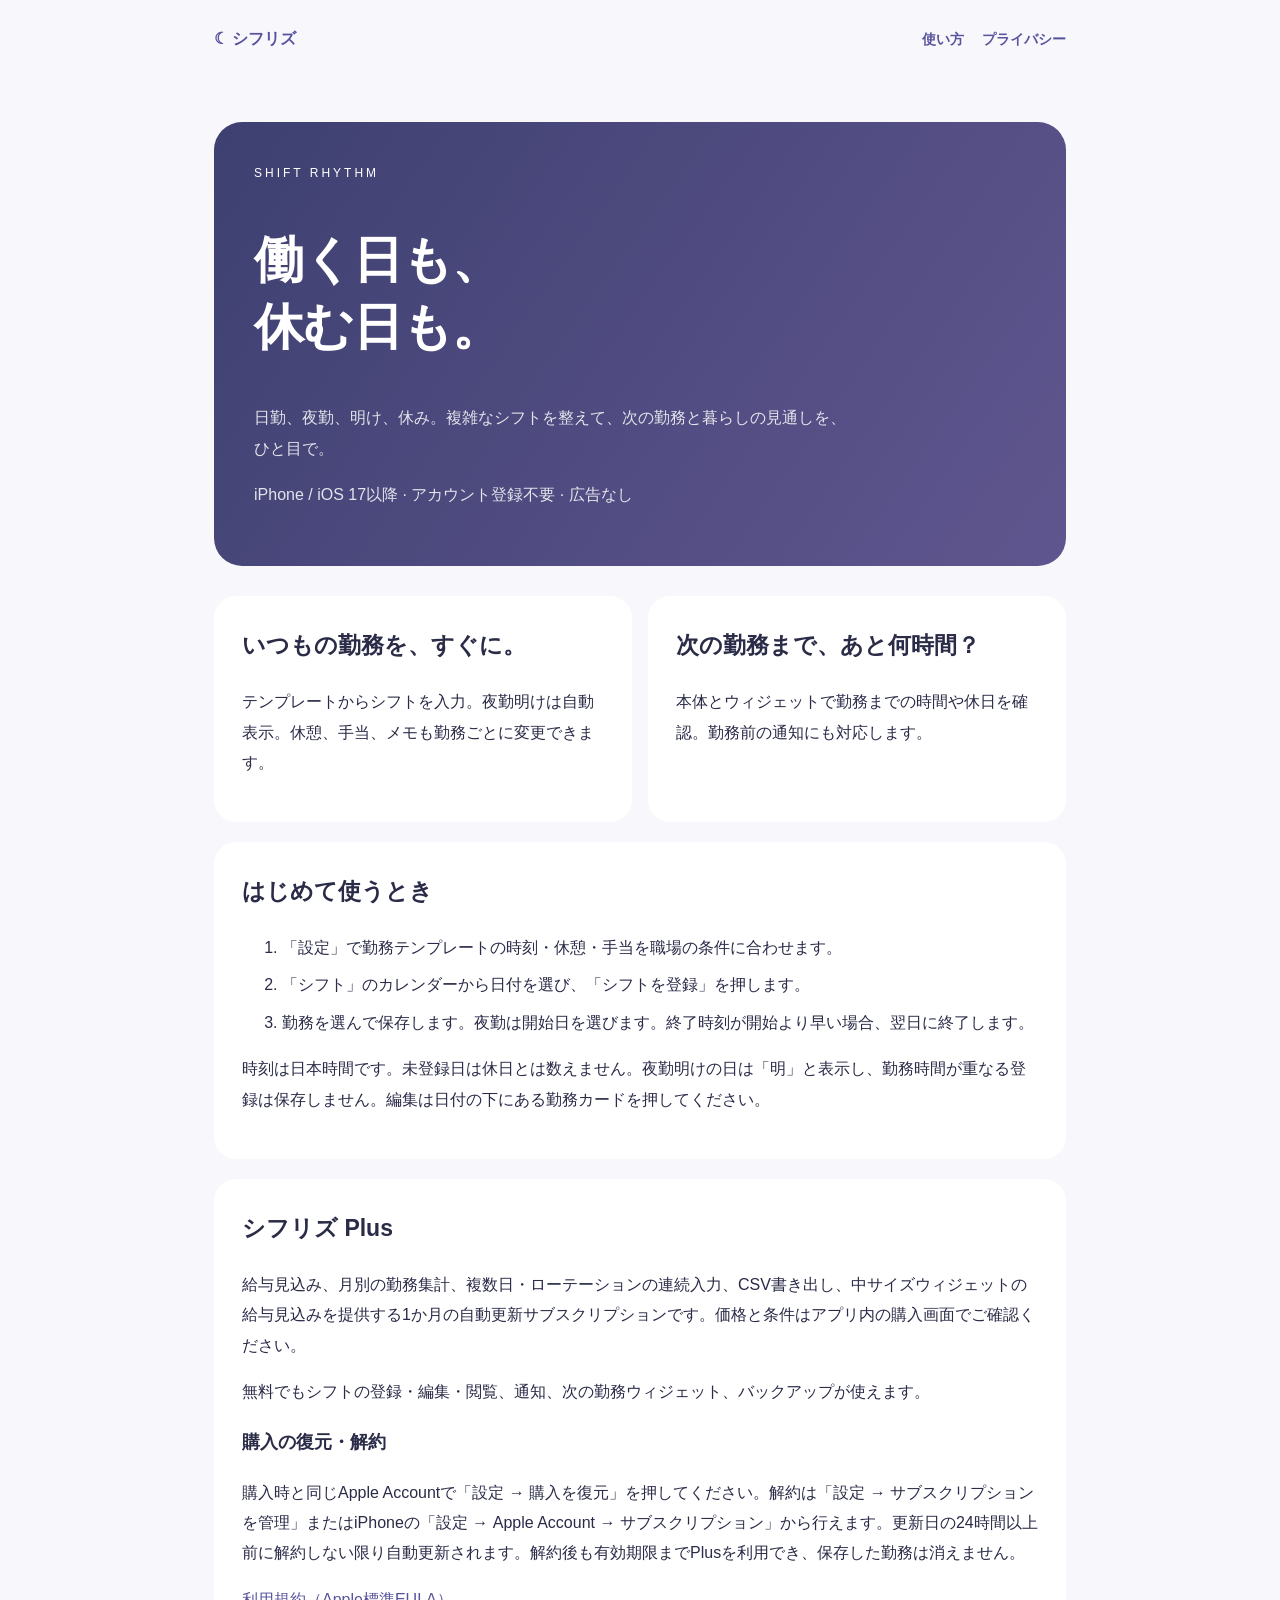
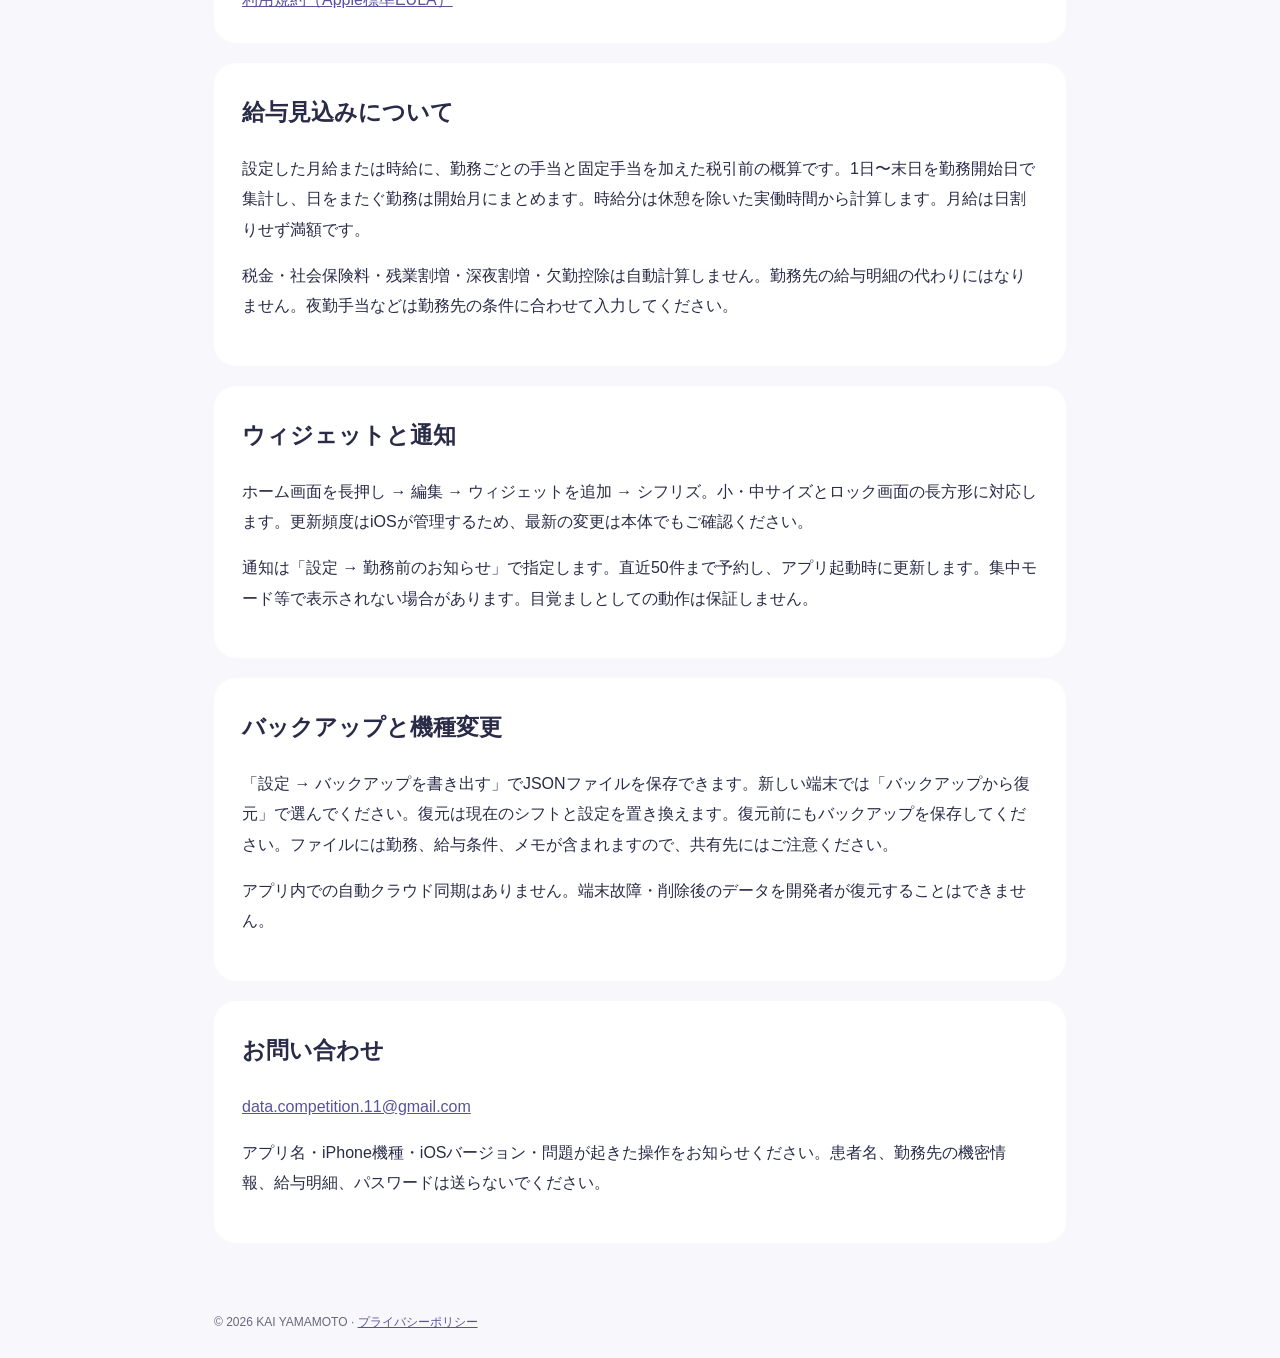
<file: index.html>
<!doctype html><html lang="ja"><meta charset="utf-8"><meta name="viewport" content="width=device-width,initial-scale=1"><meta name="description" content="看護師・介護士・夜勤勤務者のためのシフト管理。シフリズの使い方、購入の復元、バックアップ、お問い合わせ。"><title>シフリズ — サポート</title><link rel="stylesheet" href="style.css"><header><a href="./">☾ シフリズ</a><nav><a href="#help">使い方</a><a href="privacy.html">プライバシー</a></nav></header><main><section class="hero"><div class="tag">SHIFT RHYTHM</div><h1>働く日も、<br>休む日も。</h1><p>日勤、夜勤、明け、休み。複雑なシフトを整えて、次の勤務と暮らしの見通しを、ひと目で。</p><p>iPhone / iOS 17以降 · アカウント登録不要 · 広告なし</p></section><div class="grid"><section class="card"><h2>いつもの勤務を、すぐに。</h2><p>テンプレートからシフトを入力。夜勤明けは自動表示。休憩、手当、メモも勤務ごとに変更できます。</p></section><section class="card"><h2>次の勤務まで、あと何時間？</h2><p>本体とウィジェットで勤務までの時間や休日を確認。勤務前の通知にも対応します。</p></section></div><section class="card" id="help"><h2>はじめて使うとき</h2><ol><li>「設定」で勤務テンプレートの時刻・休憩・手当を職場の条件に合わせます。</li><li>「シフト」のカレンダーから日付を選び、「シフトを登録」を押します。</li><li>勤務を選んで保存します。夜勤は開始日を選びます。終了時刻が開始より早い場合、翌日に終了します。</li></ol><p>時刻は日本時間です。未登録日は休日とは数えません。夜勤明けの日は「明」と表示し、勤務時間が重なる登録は保存しません。編集は日付の下にある勤務カードを押してください。</p></section><section class="card"><h2>シフリズ Plus</h2><p>給与見込み、月別の勤務集計、複数日・ローテーションの連続入力、CSV書き出し、中サイズウィジェットの給与見込みを提供する1か月の自動更新サブスクリプションです。価格と条件はアプリ内の購入画面でご確認ください。</p><p>無料でもシフトの登録・編集・閲覧、通知、次の勤務ウィジェット、バックアップが使えます。</p><h3>購入の復元・解約</h3><p>購入時と同じApple Accountで「設定 → 購入を復元」を押してください。解約は「設定 → サブスクリプションを管理」またはiPhoneの「設定 → Apple Account → サブスクリプション」から行えます。更新日の24時間以上前に解約しない限り自動更新されます。解約後も有効期限までPlusを利用でき、保存した勤務は消えません。</p><a href="https://www.apple.com/legal/internet-services/itunes/dev/stdeula/">利用規約（Apple標準EULA）</a></section><section class="card"><h2>給与見込みについて</h2><p>設定した月給または時給に、勤務ごとの手当と固定手当を加えた税引前の概算です。1日〜末日を勤務開始日で集計し、日をまたぐ勤務は開始月にまとめます。時給分は休憩を除いた実働時間から計算します。月給は日割りせず満額です。</p><p>税金・社会保険料・残業割増・深夜割増・欠勤控除は自動計算しません。勤務先の給与明細の代わりにはなりません。夜勤手当などは勤務先の条件に合わせて入力してください。</p></section><section class="card"><h2>ウィジェットと通知</h2><p>ホーム画面を長押し → 編集 → ウィジェットを追加 → シフリズ。小・中サイズとロック画面の長方形に対応します。更新頻度はiOSが管理するため、最新の変更は本体でもご確認ください。</p><p>通知は「設定 → 勤務前のお知らせ」で指定します。直近50件まで予約し、アプリ起動時に更新します。集中モード等で表示されない場合があります。目覚ましとしての動作は保証しません。</p></section><section class="card"><h2>バックアップと機種変更</h2><p>「設定 → バックアップを書き出す」でJSONファイルを保存できます。新しい端末では「バックアップから復元」で選んでください。復元は現在のシフトと設定を置き換えます。復元前にもバックアップを保存してください。ファイルには勤務、給与条件、メモが含まれますので、共有先にはご注意ください。</p><p>アプリ内での自動クラウド同期はありません。端末故障・削除後のデータを開発者が復元することはできません。</p></section><section class="card"><h2>お問い合わせ</h2><p><a href="mailto:data.competition.11@gmail.com?subject=シフリズのお問い合わせ">data.competition.11@gmail.com</a></p><p>アプリ名・iPhone機種・iOSバージョン・問題が起きた操作をお知らせください。患者名、勤務先の機密情報、給与明細、パスワードは送らないでください。</p></section></main><footer>© 2026 KAI YAMAMOTO · <a href="privacy.html">プライバシーポリシー</a></footer></html>
</file>
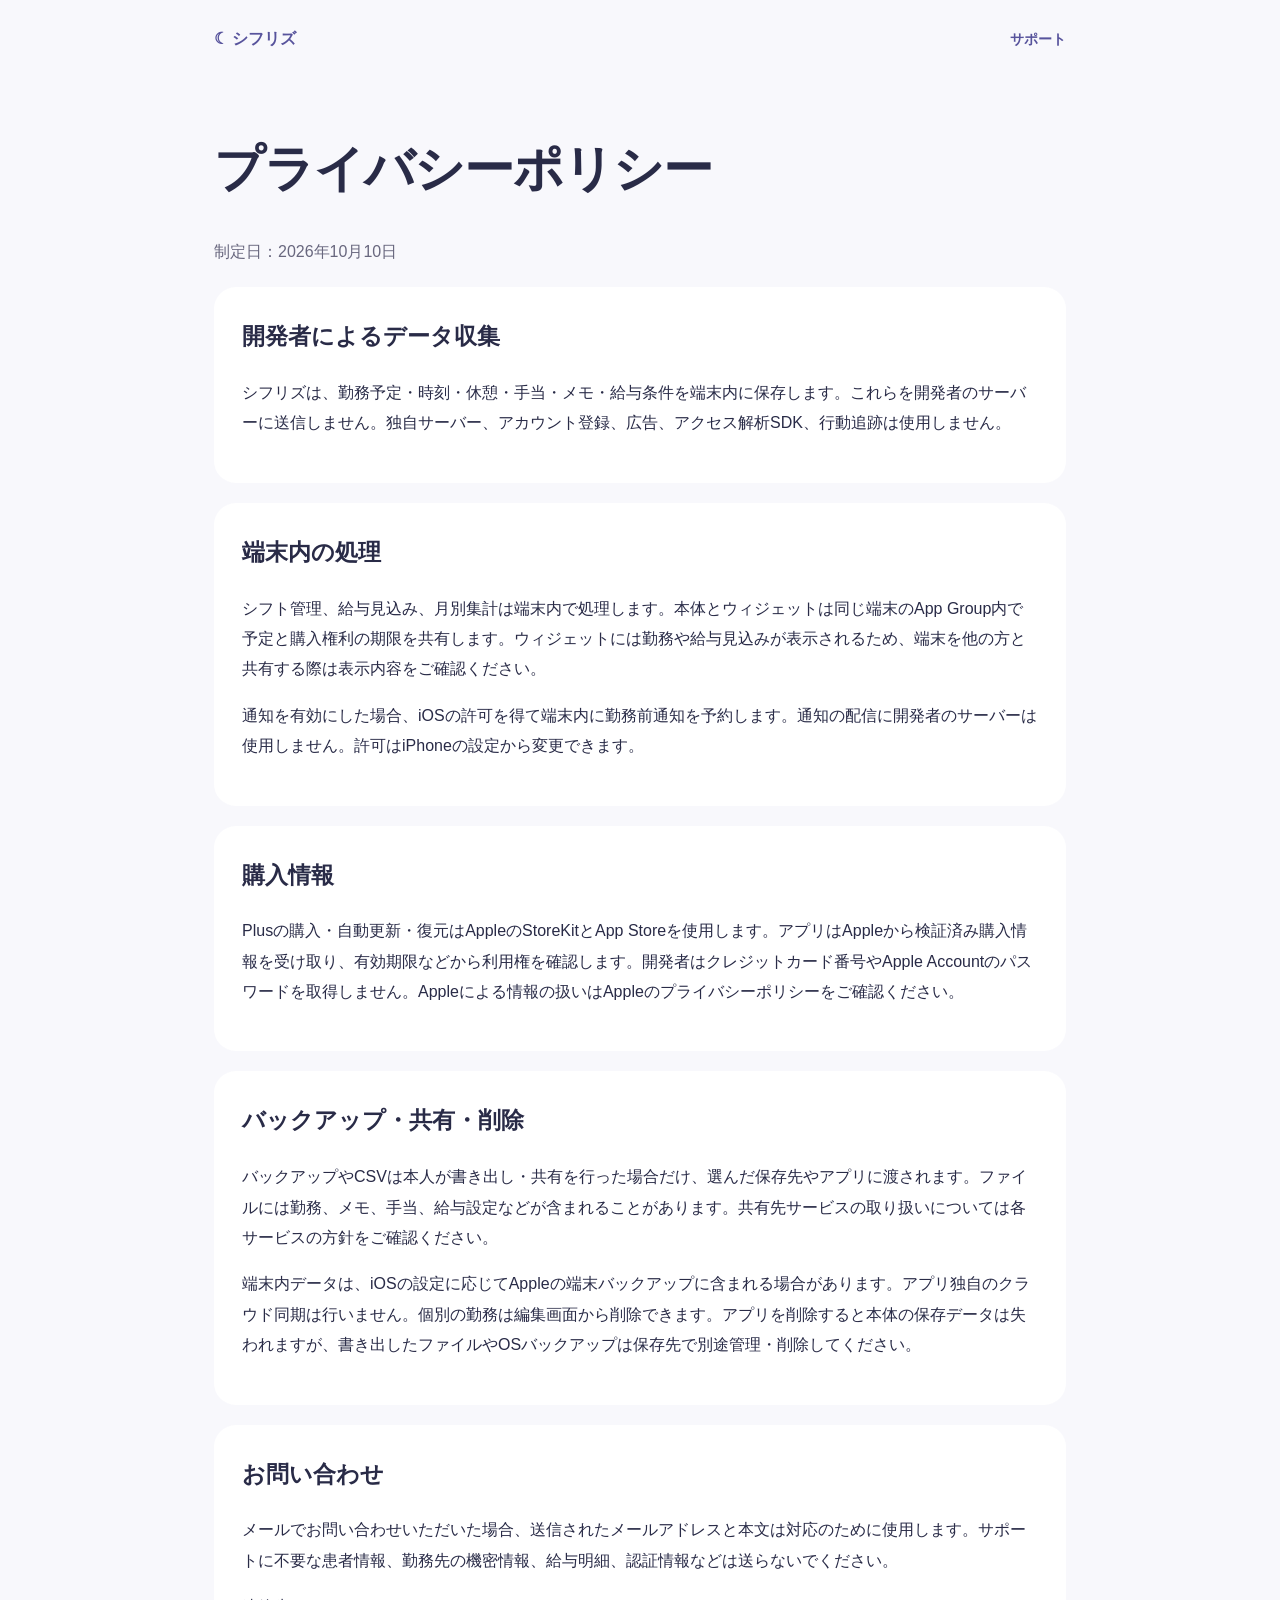
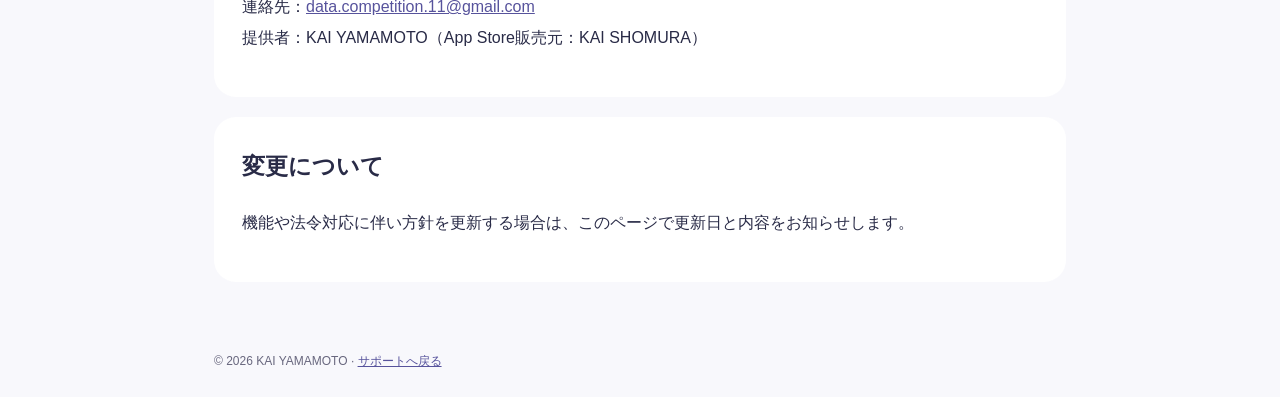
<file: privacy.html>
<!doctype html><html lang="ja"><meta charset="utf-8"><meta name="viewport" content="width=device-width,initial-scale=1"><title>シフリズ — プライバシーポリシー</title><link rel="stylesheet" href="style.css"><header><a href="./">☾ シフリズ</a><nav><a href="./">サポート</a></nav></header><main><h1>プライバシーポリシー</h1><p class="muted">制定日：2026年10月10日</p><section class="card"><h2>開発者によるデータ収集</h2><p>シフリズは、勤務予定・時刻・休憩・手当・メモ・給与条件を端末内に保存します。これらを開発者のサーバーに送信しません。独自サーバー、アカウント登録、広告、アクセス解析SDK、行動追跡は使用しません。</p></section><section class="card"><h2>端末内の処理</h2><p>シフト管理、給与見込み、月別集計は端末内で処理します。本体とウィジェットは同じ端末のApp Group内で予定と購入権利の期限を共有します。ウィジェットには勤務や給与見込みが表示されるため、端末を他の方と共有する際は表示内容をご確認ください。</p><p>通知を有効にした場合、iOSの許可を得て端末内に勤務前通知を予約します。通知の配信に開発者のサーバーは使用しません。許可はiPhoneの設定から変更できます。</p></section><section class="card"><h2>購入情報</h2><p>Plusの購入・自動更新・復元はAppleのStoreKitとApp Storeを使用します。アプリはAppleから検証済み購入情報を受け取り、有効期限などから利用権を確認します。開発者はクレジットカード番号やApple Accountのパスワードを取得しません。Appleによる情報の扱いはAppleのプライバシーポリシーをご確認ください。</p></section><section class="card"><h2>バックアップ・共有・削除</h2><p>バックアップやCSVは本人が書き出し・共有を行った場合だけ、選んだ保存先やアプリに渡されます。ファイルには勤務、メモ、手当、給与設定などが含まれることがあります。共有先サービスの取り扱いについては各サービスの方針をご確認ください。</p><p>端末内データは、iOSの設定に応じてAppleの端末バックアップに含まれる場合があります。アプリ独自のクラウド同期は行いません。個別の勤務は編集画面から削除できます。アプリを削除すると本体の保存データは失われますが、書き出したファイルやOSバックアップは保存先で別途管理・削除してください。</p></section><section class="card"><h2>お問い合わせ</h2><p>メールでお問い合わせいただいた場合、送信されたメールアドレスと本文は対応のために使用します。サポートに不要な患者情報、勤務先の機密情報、給与明細、認証情報などは送らないでください。</p><p>連絡先：<a href="mailto:data.competition.11@gmail.com">data.competition.11@gmail.com</a><br>提供者：KAI YAMAMOTO（App Store販売元：KAI SHOMURA）</p></section><section class="card"><h2>変更について</h2><p>機能や法令対応に伴い方針を更新する場合は、このページで更新日と内容をお知らせします。</p></section></main><footer>© 2026 KAI YAMAMOTO · <a href="./">サポートへ戻る</a></footer></html>
</file>
<file: style.css>
:root{color-scheme:light dark;--bg:#f8f8fc;--card:white;--ink:#292b47;--sub:#68677e;--accent:#57539c}*{box-sizing:border-box}body{margin:0;background:var(--bg);color:var(--ink);font-family:-apple-system,BlinkMacSystemFont,"Hiragino Sans",sans-serif;line-height:1.9}header,main,footer{max-width:900px;margin:auto;padding:24px}header{display:flex;justify-content:space-between;align-items:center}header a{text-decoration:none;font-weight:700;color:var(--accent)}nav a{font-size:14px;margin-left:18px}h1{font-size:clamp(30px,5vw,50px);line-height:1.35;letter-spacing:-1px}h2{font-size:23px;margin-top:0}h3{font-size:18px}.hero{background:linear-gradient(125deg,#3e4071,#60568f);color:white;border-radius:28px;padding:40px;margin:20px 0 30px}.hero p{opacity:.85;max-width:600px}.tag{font-size:12px;letter-spacing:3px}.card{background:var(--card);padding:28px;border-radius:22px;margin:20px 0}a{color:var(--accent)}.grid{display:grid;grid-template-columns:repeat(auto-fit,minmax(240px,1fr));gap:16px}.grid .card{margin:0}footer{font-size:12px;color:var(--sub)}small,.muted{color:var(--sub)}li{margin:7px 0}strong{font-weight:650}@media(prefers-color-scheme:dark){:root{--bg:#141521;--card:#222336;--ink:#efedf9;--sub:#b2afc7;--accent:#c2baf1}}@media(max-width:500px){header,main,footer{padding:18px}.hero{padding:26px}.card{padding:22px}}
</file>
